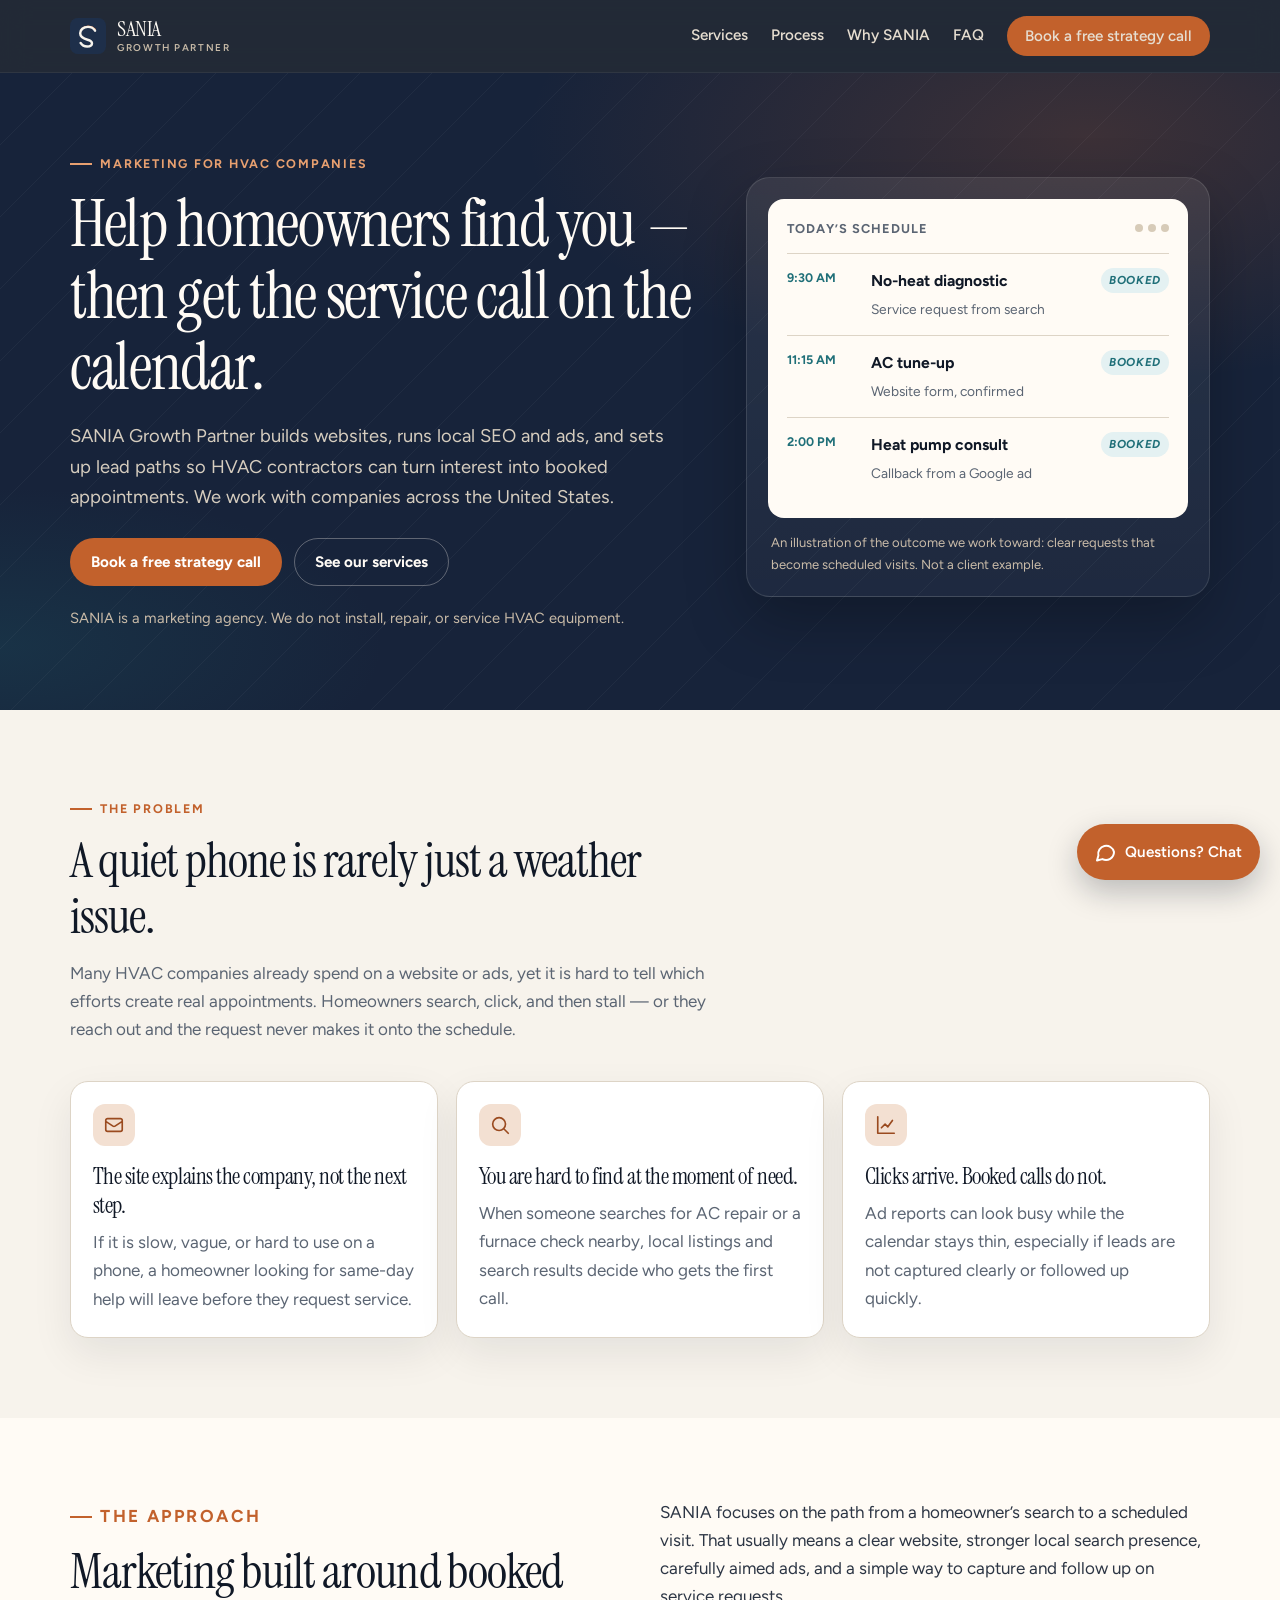
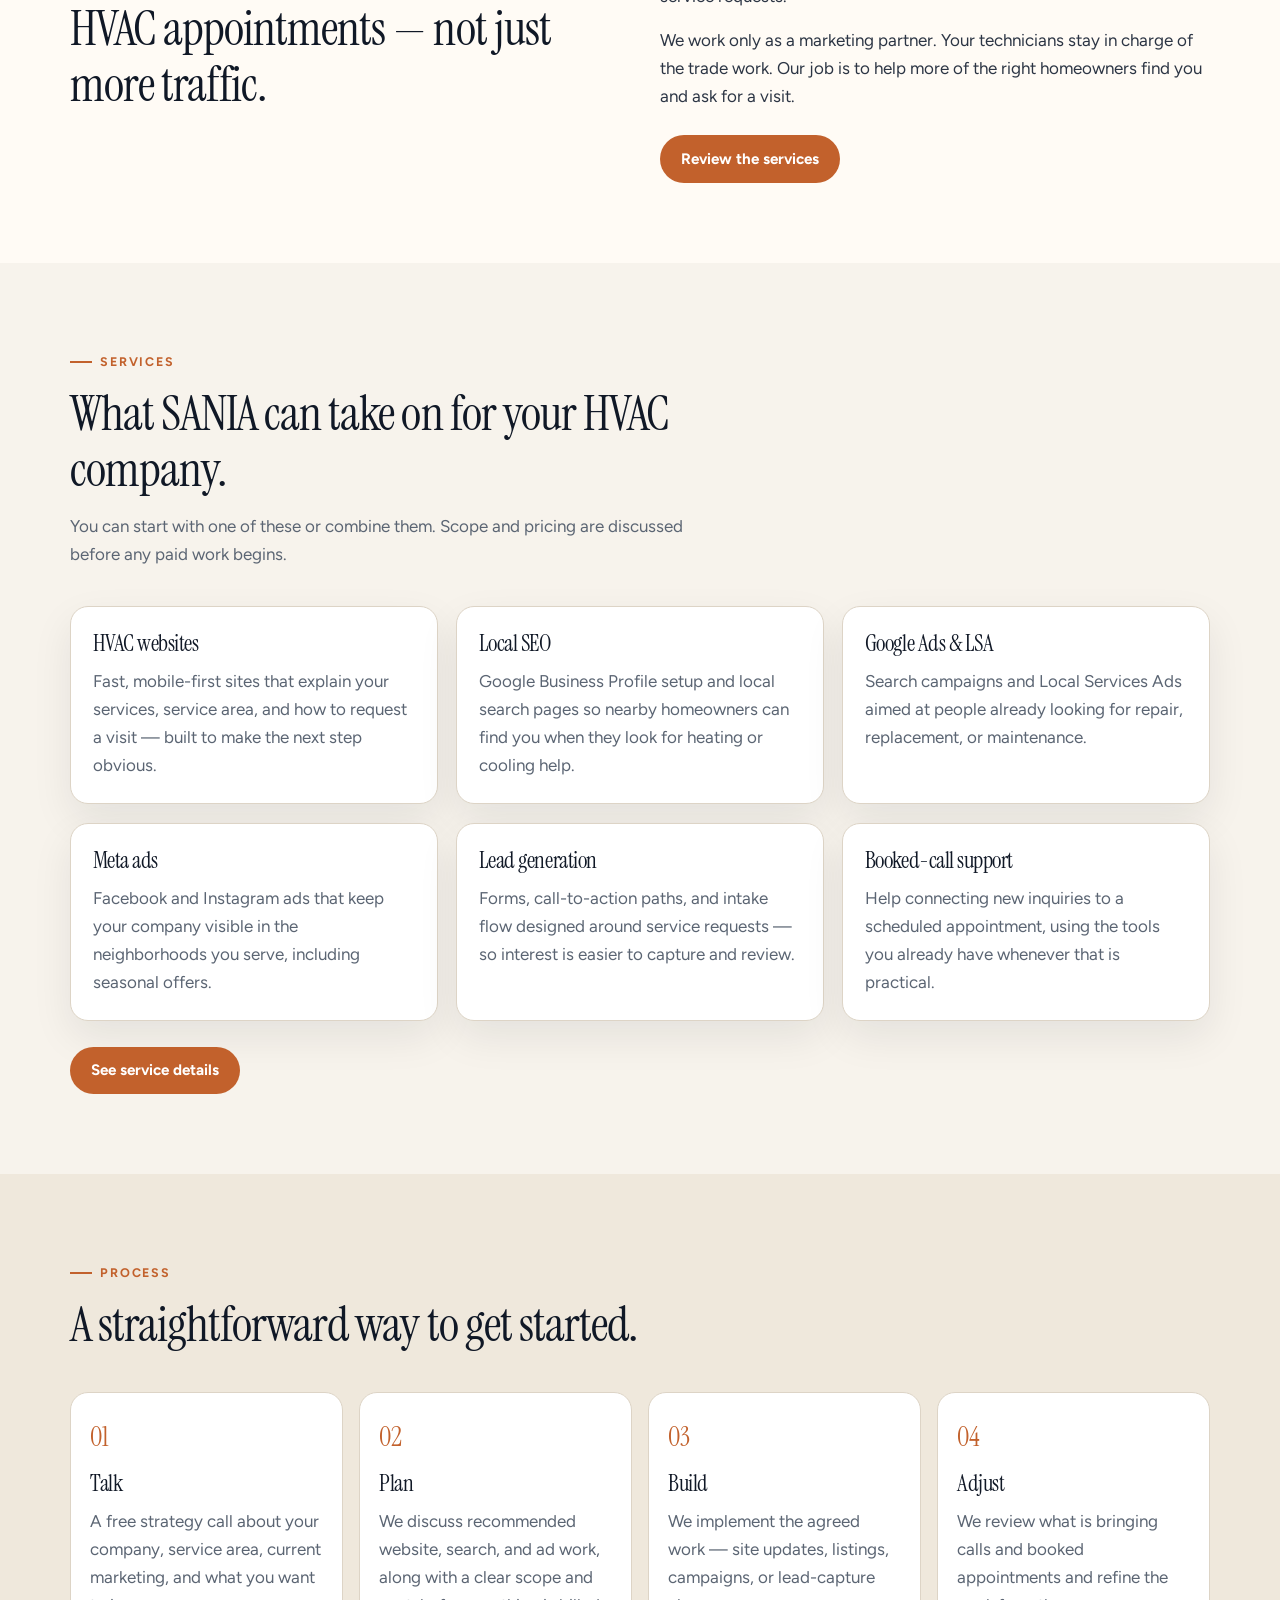
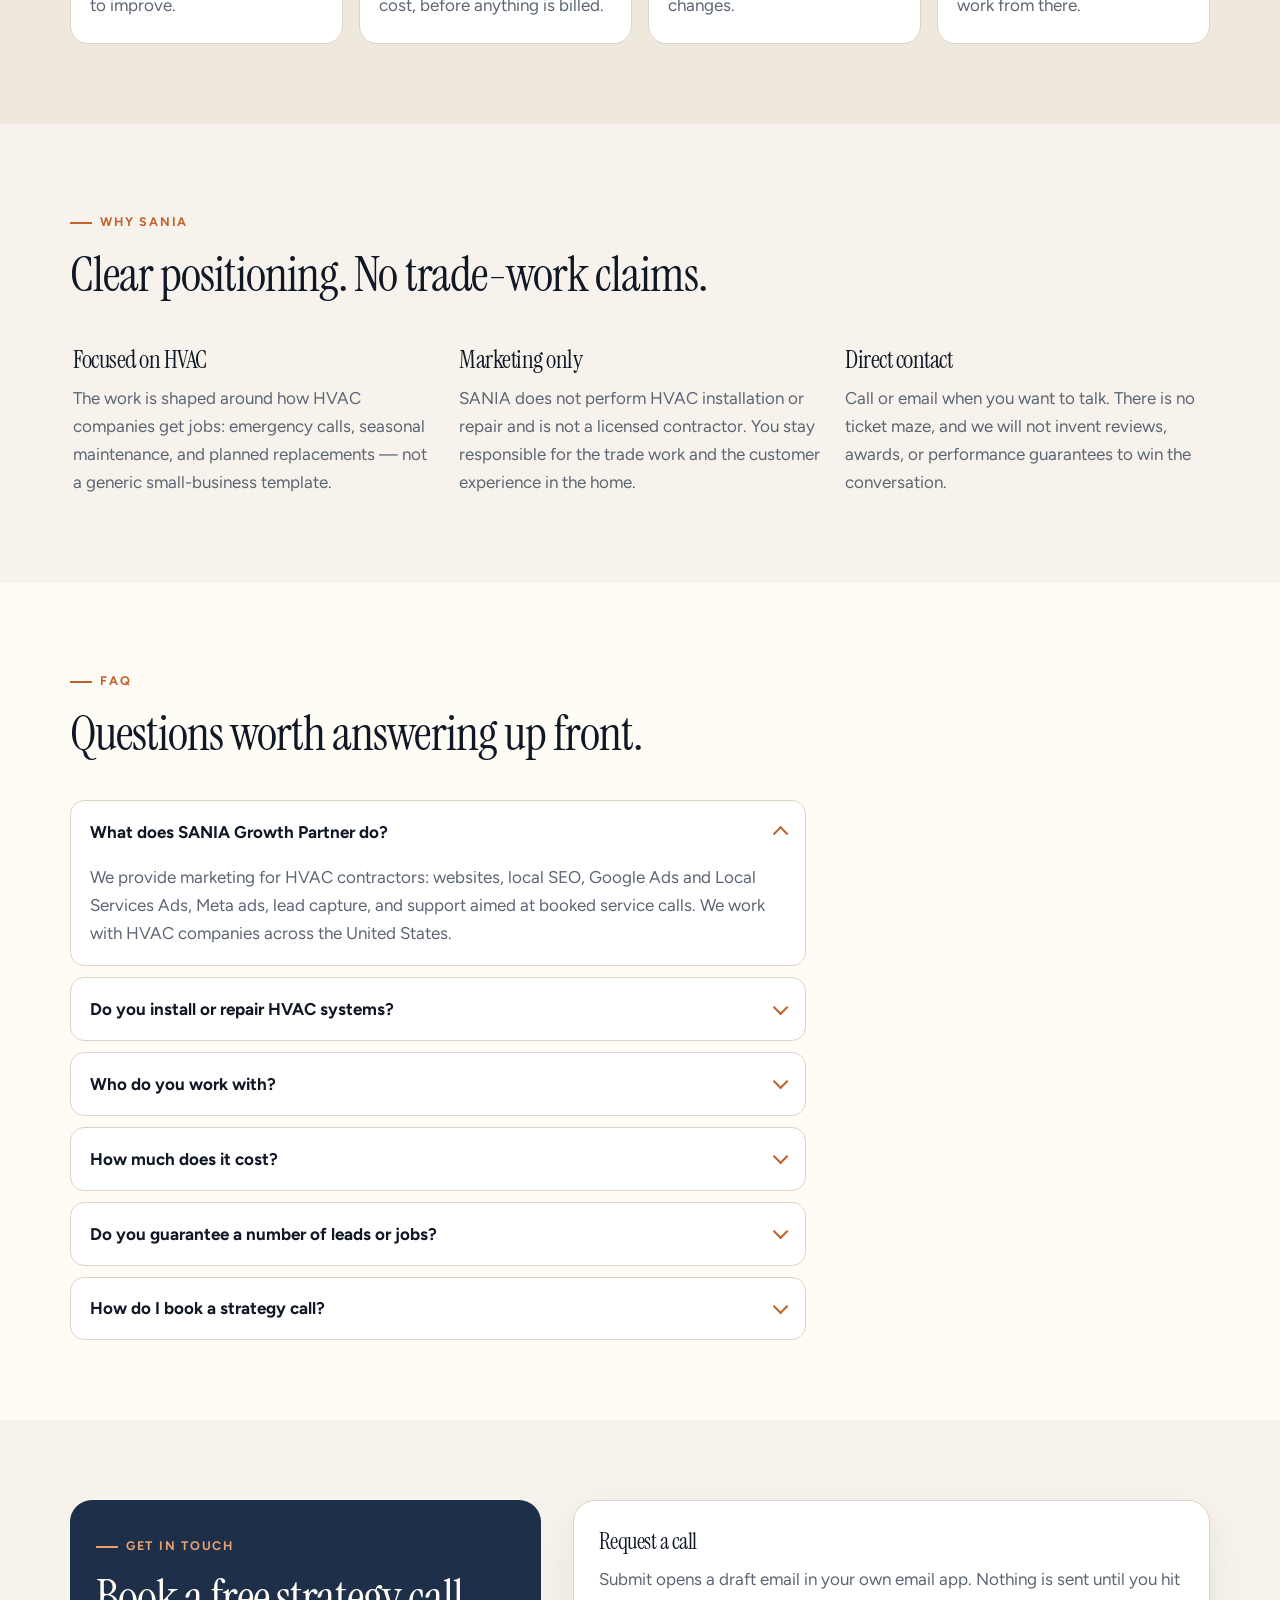
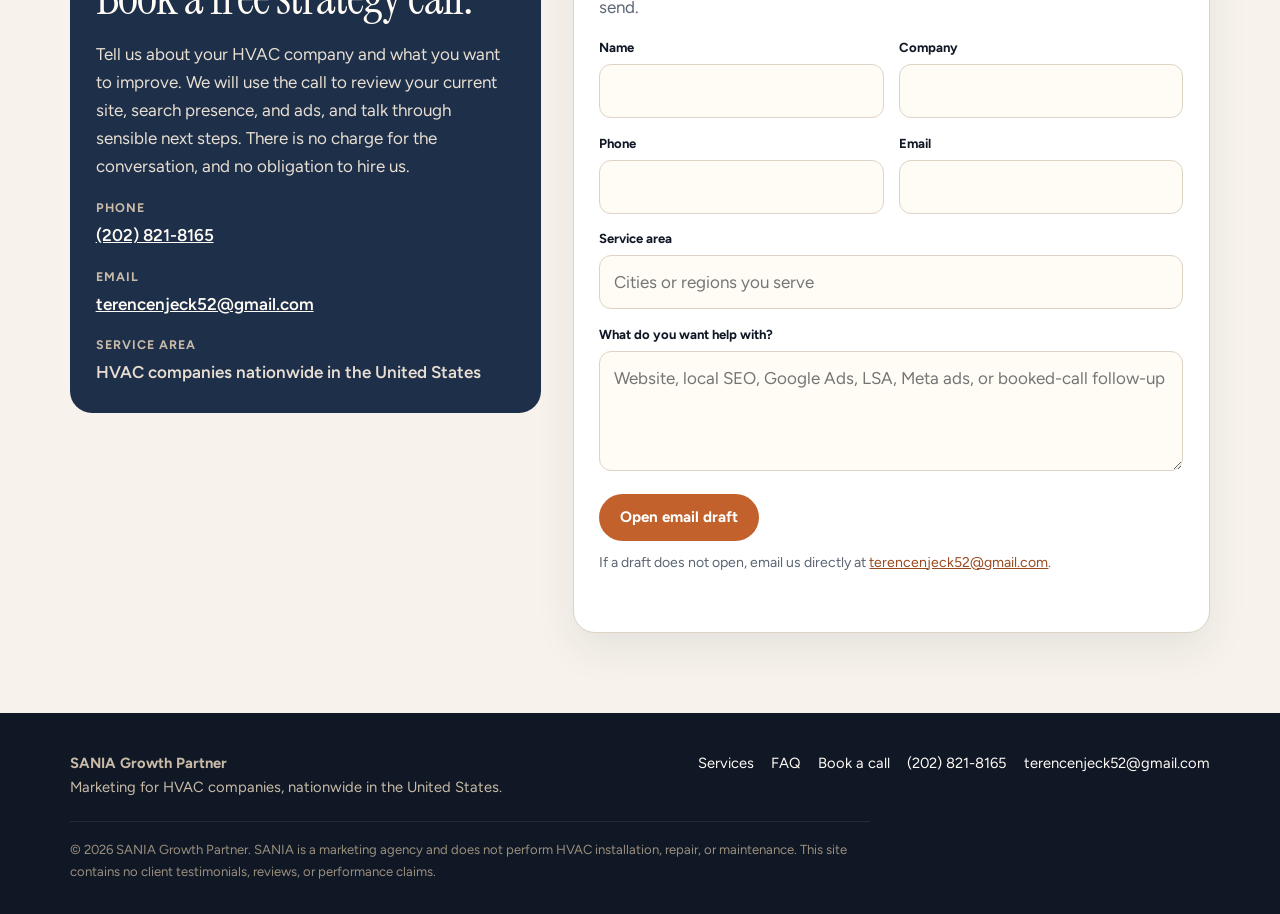
<file: index.html>
<!DOCTYPE html>
<html lang="en">
<head>
  <meta charset="utf-8">
  <meta name="viewport" content="width=device-width, initial-scale=1">
  <title>SANIA Growth Partner | Websites, SEO &amp; Ads for HVAC Companies</title>
  <meta name="description" content="SANIA Growth Partner helps HVAC companies get found by homeowners and turn interest into booked service calls. Websites, local SEO, Google Ads, Local Services Ads, and Meta ads. We do marketing, not HVAC work.">
  <link rel="canonical" href="https://terencengoh.github.io/sania-marketing/">
  <meta name="theme-color" content="#17233A">
  <meta property="og:type" content="website">
  <meta property="og:title" content="SANIA Growth Partner | Websites, SEO &amp; Ads for HVAC Companies">
  <meta property="og:description" content="Marketing for HVAC contractors: websites, local SEO, Google and Meta ads, and lead systems built around booked calls.">
  <meta property="og:url" content="https://terencengoh.github.io/sania-marketing/">
  <meta property="og:image" content="https://terencengoh.github.io/sania-marketing/og-image.png">
  <meta name="twitter:card" content="summary_large_image">
  <meta name="twitter:title" content="SANIA Growth Partner | Websites, SEO &amp; Ads for HVAC Companies">
  <meta name="twitter:description" content="Marketing for HVAC contractors: websites, local SEO, Google and Meta ads, and lead systems built around booked calls.">
  <meta name="twitter:image" content="https://terencengoh.github.io/sania-marketing/og-image.png">
  <link rel="icon" type="image/svg+xml" href="favicon.svg">
  <link rel="preconnect" href="https://fonts.googleapis.com">
  <link rel="preconnect" href="https://fonts.gstatic.com" crossorigin>
  <link href="https://fonts.googleapis.com/css2?family=Figtree:ital,wght@0,400;0,500;0,600;0,700;1,400&amp;family=Instrument+Serif:ital@0;1&amp;display=swap" rel="stylesheet">
  <link rel="stylesheet" href="styles.css">
  <link rel="stylesheet" href="chatbot.css">
  <script type="application/ld+json">
  {
    "@context": "https://schema.org",
    "@graph": [
      {
        "@type": "ProfessionalService",
        "@id": "https://terencengoh.github.io/sania-marketing/#business",
        "name": "SANIA Growth Partner",
        "url": "https://terencengoh.github.io/sania-marketing/",
        "email": "terencenjeck52@gmail.com",
        "telephone": "+1-202-821-8165",
        "description": "SANIA Growth Partner is a marketing agency for HVAC contractors. Services include websites, local SEO, Google Ads, Local Services Ads, Meta ads, lead generation, and support for booked service calls. SANIA does not perform HVAC installation or repair.",
        "areaServed": { "@type": "Country", "name": "United States" },
        "serviceType": [
          "Website design for HVAC companies",
          "Local SEO",
          "Google Ads",
          "Google Local Services Ads",
          "Meta ads",
          "Lead generation"
        ],
        "knowsAbout": "Marketing for HVAC contractors"
      },
      {
        "@type": "WebSite",
        "name": "SANIA Growth Partner",
        "url": "https://terencengoh.github.io/sania-marketing/"
      }
    ]
  }
  </script>
</head>
<body>
  <a class="skip-link" href="#main">Skip to content</a>
  <header class="site-header">
    <div class="wrap header-inner">
      <a class="logo" href="index.html" aria-label="SANIA Growth Partner home">
        <svg xmlns="http://www.w3.org/2000/svg" viewBox="0 0 64 64" aria-hidden="true" focusable="false">
          <rect width="64" height="64" rx="14" fill="#1E2F4A"/>
          <path d="M20 20c7.5-7 17.5-7 25 0" fill="none" stroke="#C2612C" stroke-width="2.4" stroke-linecap="round"/>
          <path d="M44.5 22.5c-2.6-4.2-7.2-6.7-12.6-6.7-8.2 0-13.8 5.1-13.8 11.4 0 6.3 4.9 9.3 13 11.4 5.4 1.4 8 3.1 8 6.4 0 3.5-3.3 5.8-8.5 5.8-5.4 0-9.3-2.3-11.8-6.5" fill="none" stroke="#F7F3EC" stroke-width="4.3" stroke-linecap="round"/>
        </svg>
        <span class="logo-word">SANIA<span>Growth Partner</span></span>
      </a>
      <button class="nav-toggle" type="button" aria-expanded="false" aria-controls="site-nav" aria-label="Open menu">
        <span></span><span></span><span></span>
      </button>
      <nav class="site-nav" id="site-nav" aria-label="Primary">
        <a href="services.html">Services</a>
        <a href="#process">Process</a>
        <a href="#why">Why SANIA</a>
        <a href="#faq">FAQ</a>
        <a class="btn btn-primary btn-nav" href="#contact">Book a free strategy call</a>
      </nav>
    </div>
  </header>

  <main id="main">
    <section class="hero">
      <div class="wrap hero-grid">
        <div>
          <p class="eyebrow" style="color:#E8A070">Marketing for HVAC companies</p>
          <h1>Help homeowners find you — then get the service call on the calendar.</h1>
          <p class="lead">SANIA Growth Partner builds websites, runs local SEO and ads, and sets up lead paths so HVAC contractors can turn interest into booked appointments. We work with companies across the United States.</p>
          <div class="actions">
            <a class="btn btn-primary" href="#contact">Book a free strategy call</a>
            <a class="btn btn-ghost" href="services.html">See our services</a>
          </div>
          <p class="note">SANIA is a marketing agency. We do not install, repair, or service HVAC equipment.</p>
        </div>
        <div class="hero-card" aria-hidden="true">
          <div class="panel">
            <div class="panel-top">
              <span>Today’s schedule</span>
              <span class="dot-row"><i></i><i></i><i></i></span>
            </div>
            <div class="appt">
              <time>9:30 AM</time>
              <div>
                <strong>No-heat diagnostic</strong>
                <span>Service request from search</span>
              </div>
              <em class="status">Booked</em>
            </div>
            <div class="appt">
              <time>11:15 AM</time>
              <div>
                <strong>AC tune-up</strong>
                <span>Website form, confirmed</span>
              </div>
              <em class="status">Booked</em>
            </div>
            <div class="appt">
              <time>2:00 PM</time>
              <div>
                <strong>Heat pump consult</strong>
                <span>Callback from a Google ad</span>
              </div>
              <em class="status">Booked</em>
            </div>
          </div>
          <p class="hero-caption">An illustration of the outcome we work toward: clear requests that become scheduled visits. Not a client example.</p>
        </div>
      </div>
    </section>

    <section class="section" id="problems">
      <div class="wrap">
        <div class="section-head">
          <p class="eyebrow">The problem</p>
          <h2>A quiet phone is rarely just a weather issue.</h2>
          <p class="muted">Many HVAC companies already spend on a website or ads, yet it is hard to tell which efforts create real appointments. Homeowners search, click, and then stall — or they reach out and the request never makes it onto the schedule.</p>
        </div>
        <div class="grid-3">
          <article class="card">
            <div class="icon" aria-hidden="true">
              <svg xmlns="http://www.w3.org/2000/svg" fill="none" viewBox="0 0 24 24" stroke="currentColor" stroke-width="1.8"><path stroke-linecap="round" stroke-linejoin="round" d="M3 8l7.89 5.26a2 2 0 002.22 0L21 8M5 19h14a2 2 0 002-2V7a2 2 0 00-2-2H5a2 2 0 00-2 2v10a2 2 0 002 2z"/></svg>
            </div>
            <h3>The site explains the company, not the next step.</h3>
            <p class="muted">If it is slow, vague, or hard to use on a phone, a homeowner looking for same-day help will leave before they request service.</p>
          </article>
          <article class="card">
            <div class="icon" aria-hidden="true">
              <svg xmlns="http://www.w3.org/2000/svg" fill="none" viewBox="0 0 24 24" stroke="currentColor" stroke-width="1.8"><path stroke-linecap="round" stroke-linejoin="round" d="M21 21l-4.35-4.35M11 18a7 7 0 100-14 7 7 0 000 14z"/></svg>
            </div>
            <h3>You are hard to find at the moment of need.</h3>
            <p class="muted">When someone searches for AC repair or a furnace check nearby, local listings and search results decide who gets the first call.</p>
          </article>
          <article class="card">
            <div class="icon" aria-hidden="true">
              <svg xmlns="http://www.w3.org/2000/svg" fill="none" viewBox="0 0 24 24" stroke="currentColor" stroke-width="1.8"><path stroke-linecap="round" stroke-linejoin="round" d="M3 3v18h18M7 15l4-4 3 3 5-7"/></svg>
            </div>
            <h3>Clicks arrive. Booked calls do not.</h3>
            <p class="muted">Ad reports can look busy while the calendar stays thin, especially if leads are not captured clearly or followed up quickly.</p>
          </article>
        </div>
      </div>
    </section>

    <section class="section bg-cream" id="solution">
      <div class="wrap grid-2">
        <div class="split-copy">
          <p class="eyebrow">The approach</p>
          <h2>Marketing built around booked HVAC appointments — not just more traffic.</h2>
        </div>
        <div>
          <p>SANIA focuses on the path from a homeowner’s search to a scheduled visit. That usually means a clear website, stronger local search presence, carefully aimed ads, and a simple way to capture and follow up on service requests.</p>
          <p>We work only as a marketing partner. Your technicians stay in charge of the trade work. Our job is to help more of the right homeowners find you and ask for a visit.</p>
          <div class="actions">
            <a class="btn btn-primary" href="services.html">Review the services</a>
          </div>
        </div>
      </div>
    </section>

    <section class="section" id="services">
      <div class="wrap">
        <div class="section-head">
          <p class="eyebrow">Services</p>
          <h2>What SANIA can take on for your HVAC company.</h2>
          <p class="muted">You can start with one of these or combine them. Scope and pricing are discussed before any paid work begins.</p>
        </div>
        <div class="services-grid">
          <article class="card">
            <h3>HVAC websites</h3>
            <p class="muted">Fast, mobile-first sites that explain your services, service area, and how to request a visit — built to make the next step obvious.</p>
          </article>
          <article class="card">
            <h3>Local SEO</h3>
            <p class="muted">Google Business Profile setup and local search pages so nearby homeowners can find you when they look for heating or cooling help.</p>
          </article>
          <article class="card">
            <h3>Google Ads &amp; LSA</h3>
            <p class="muted">Search campaigns and Local Services Ads aimed at people already looking for repair, replacement, or maintenance.</p>
          </article>
          <article class="card">
            <h3>Meta ads</h3>
            <p class="muted">Facebook and Instagram ads that keep your company visible in the neighborhoods you serve, including seasonal offers.</p>
          </article>
          <article class="card">
            <h3>Lead generation</h3>
            <p class="muted">Forms, call-to-action paths, and intake flow designed around service requests — so interest is easier to capture and review.</p>
          </article>
          <article class="card">
            <h3>Booked-call support</h3>
            <p class="muted">Help connecting new inquiries to a scheduled appointment, using the tools you already have whenever that is practical.</p>
          </article>
        </div>
        <div class="actions">
          <a class="btn btn-primary" href="services.html">See service details</a>
        </div>
      </div>
    </section>

    <section class="section bg-paper-2" id="process">
      <div class="wrap">
        <div class="section-head">
          <p class="eyebrow">Process</p>
          <h2>A straightforward way to get started.</h2>
        </div>
        <div class="steps">
          <article class="step">
            <h3>Talk</h3>
            <p class="muted">A free strategy call about your company, service area, current marketing, and what you want to improve.</p>
          </article>
          <article class="step">
            <h3>Plan</h3>
            <p class="muted">We discuss recommended website, search, and ad work, along with a clear scope and cost, before anything is billed.</p>
          </article>
          <article class="step">
            <h3>Build</h3>
            <p class="muted">We implement the agreed work — site updates, listings, campaigns, or lead-capture changes.</p>
          </article>
          <article class="step">
            <h3>Adjust</h3>
            <p class="muted">We review what is bringing calls and booked appointments and refine the work from there.</p>
          </article>
        </div>
      </div>
    </section>

    <section class="section" id="why">
      <div class="wrap">
        <div class="section-head">
          <p class="eyebrow">Why SANIA</p>
          <h2>Clear positioning. No trade-work claims.</h2>
        </div>
        <div class="why-grid">
          <article class="why-item">
            <h3>Focused on HVAC</h3>
            <p class="muted">The work is shaped around how HVAC companies get jobs: emergency calls, seasonal maintenance, and planned replacements — not a generic small-business template.</p>
          </article>
          <article class="why-item">
            <h3>Marketing only</h3>
            <p class="muted">SANIA does not perform HVAC installation or repair and is not a licensed contractor. You stay responsible for the trade work and the customer experience in the home.</p>
          </article>
          <article class="why-item">
            <h3>Direct contact</h3>
            <p class="muted">Call or email when you want to talk. There is no ticket maze, and we will not invent reviews, awards, or performance guarantees to win the conversation.</p>
          </article>
        </div>
      </div>
    </section>

    <section class="section bg-cream" id="faq">
      <div class="wrap">
        <div class="section-head">
          <p class="eyebrow">FAQ</p>
          <h2>Questions worth answering up front.</h2>
        </div>
        <div class="faq-list">
          <div class="faq-item" open>
            <button type="button" aria-expanded="true">What does SANIA Growth Partner do?</button>
            <div class="answer">
              <p>We provide marketing for HVAC contractors: websites, local SEO, Google Ads and Local Services Ads, Meta ads, lead capture, and support aimed at booked service calls. We work with HVAC companies across the United States.</p>
            </div>
          </div>
          <div class="faq-item">
            <button type="button" aria-expanded="false">Do you install or repair HVAC systems?</button>
            <div class="answer">
              <p>No. SANIA is a marketing agency. We help HVAC companies get found and get requests for service. We do not perform trade work and we are not a licensed HVAC contractor.</p>
            </div>
          </div>
          <div class="faq-item">
            <button type="button" aria-expanded="false">Who do you work with?</button>
            <div class="answer">
              <p>HVAC companies in the United States — from single-location shops to operators with several crews. If you are not an HVAC company, this site is probably not the right fit.</p>
            </div>
          </div>
          <div class="faq-item">
            <button type="button" aria-expanded="false">How much does it cost?</button>
            <div class="answer">
              <p>Pricing depends on the work. The strategy call is free. If there is a fit, we will discuss scope and cost before any paid engagement. We do not publish a one-size price because websites, ads, and SEO are not the same project.</p>
            </div>
          </div>
          <div class="faq-item">
            <button type="button" aria-expanded="false">Do you guarantee a number of leads or jobs?</button>
            <div class="answer">
              <p>No. Search rankings, ad costs, and booked jobs depend on many things, including your market, reviews, pricing, and how quickly you respond. We will not invent a guarantee or borrow someone else’s results.</p>
            </div>
          </div>
          <div class="faq-item">
            <button type="button" aria-expanded="false">How do I book a strategy call?</button>
            <div class="answer">
              <p>Call <a href="tel:+12028218165">(202) 821-8165</a>, email <a href="mailto:terencenjeck52@gmail.com">terencenjeck52@gmail.com</a>, or use the form below. The form opens a draft in your email app so you can send it from your own inbox. No third-party signup is required.</p>
            </div>
          </div>
        </div>
      </div>
    </section>

    <section class="section" id="contact">
      <div class="wrap contact-grid">
        <div class="contact-card">
          <p class="eyebrow" style="color:#E8A070">Get in touch</p>
          <h2>Book a free strategy call.</h2>
          <p>Tell us about your HVAC company and what you want to improve. We will use the call to review your current site, search presence, and ads, and talk through sensible next steps. There is no charge for the conversation, and no obligation to hire us.</p>
          <p class="contact-line">
            <span>Phone</span>
            <a href="tel:+12028218165">(202) 821-8165</a>
          </p>
          <p class="contact-line">
            <span>Email</span>
            <a href="mailto:terencenjeck52@gmail.com">terencenjeck52@gmail.com</a>
          </p>
          <p class="contact-line">
            <span>Service area</span>
            HVAC companies nationwide in the United States
          </p>
        </div>
        <form class="form" id="strategy-form" action="mailto:terencenjeck52@gmail.com" method="post" enctype="text/plain">
          <h3>Request a call</h3>
          <p class="muted">Submit opens a draft email in your own email app. Nothing is sent until you hit send.</p>
          <div class="form-row">
            <div class="field">
              <label for="name">Name</label>
              <input id="name" name="name" type="text" autocomplete="name" required>
            </div>
            <div class="field">
              <label for="company">Company</label>
              <input id="company" name="company" type="text" autocomplete="organization">
            </div>
          </div>
          <div class="form-row">
            <div class="field">
              <label for="phone">Phone</label>
              <input id="phone" name="phone" type="tel" autocomplete="tel">
            </div>
            <div class="field">
              <label for="email">Email</label>
              <input id="email" name="email" type="email" autocomplete="email" required>
            </div>
          </div>
          <div class="field">
            <label for="area">Service area</label>
            <input id="area" name="area" type="text" placeholder="Cities or regions you serve">
          </div>
          <div class="field">
            <label for="help">What do you want help with?</label>
            <textarea id="help" name="help" placeholder="Website, local SEO, Google Ads, LSA, Meta ads, or booked-call follow-up"></textarea>
          </div>
          <button class="btn btn-primary" type="submit">Open email draft</button>
          <p class="form-note">If a draft does not open, email us directly at <a href="mailto:terencenjeck52@gmail.com">terencenjeck52@gmail.com</a>.</p>
          <p class="form-status" id="form-status" role="status" aria-live="polite"></p>
        </form>
      </div>
    </section>
  </main>

  <footer class="site-footer">
    <div class="wrap">
      <div class="footer-inner">
        <div>
          <strong>SANIA Growth Partner</strong>
          <p>Marketing for HVAC companies, nationwide in the United States.</p>
        </div>
        <nav class="footer-links" aria-label="Footer">
          <a href="services.html">Services</a>
          <a href="#faq">FAQ</a>
          <a href="#contact">Book a call</a>
          <a href="tel:+12028218165">(202) 821-8165</a>
          <a href="mailto:terencenjeck52@gmail.com">terencenjeck52@gmail.com</a>
        </nav>
      </div>
      <p class="fine-print">&copy; <span id="year"></span> SANIA Growth Partner. SANIA is a marketing agency and does not perform HVAC installation, repair, or maintenance. This site contains no client testimonials, reviews, or performance claims.</p>
    </div>
  </footer>
  <script src="script.js"></script>
  <script src="chatbot.js" defer></script>
</body>
</html>
</file>
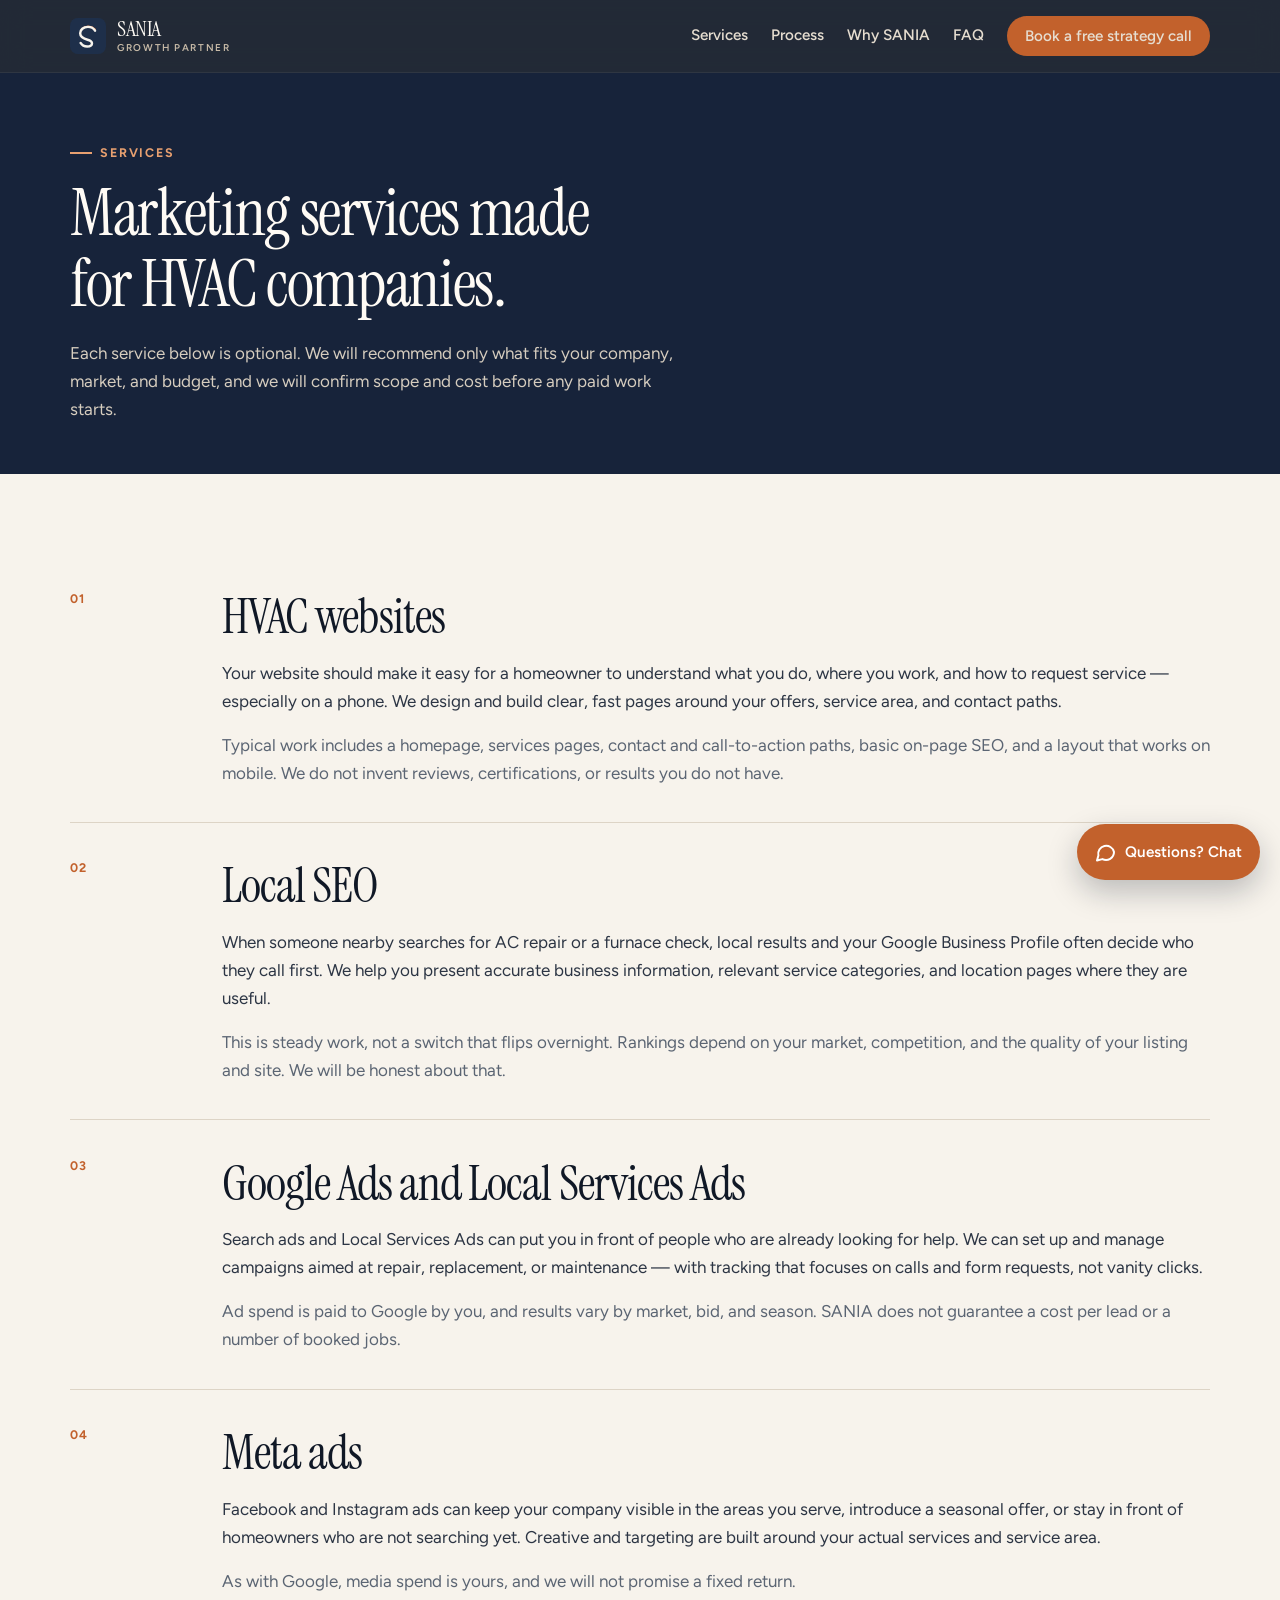
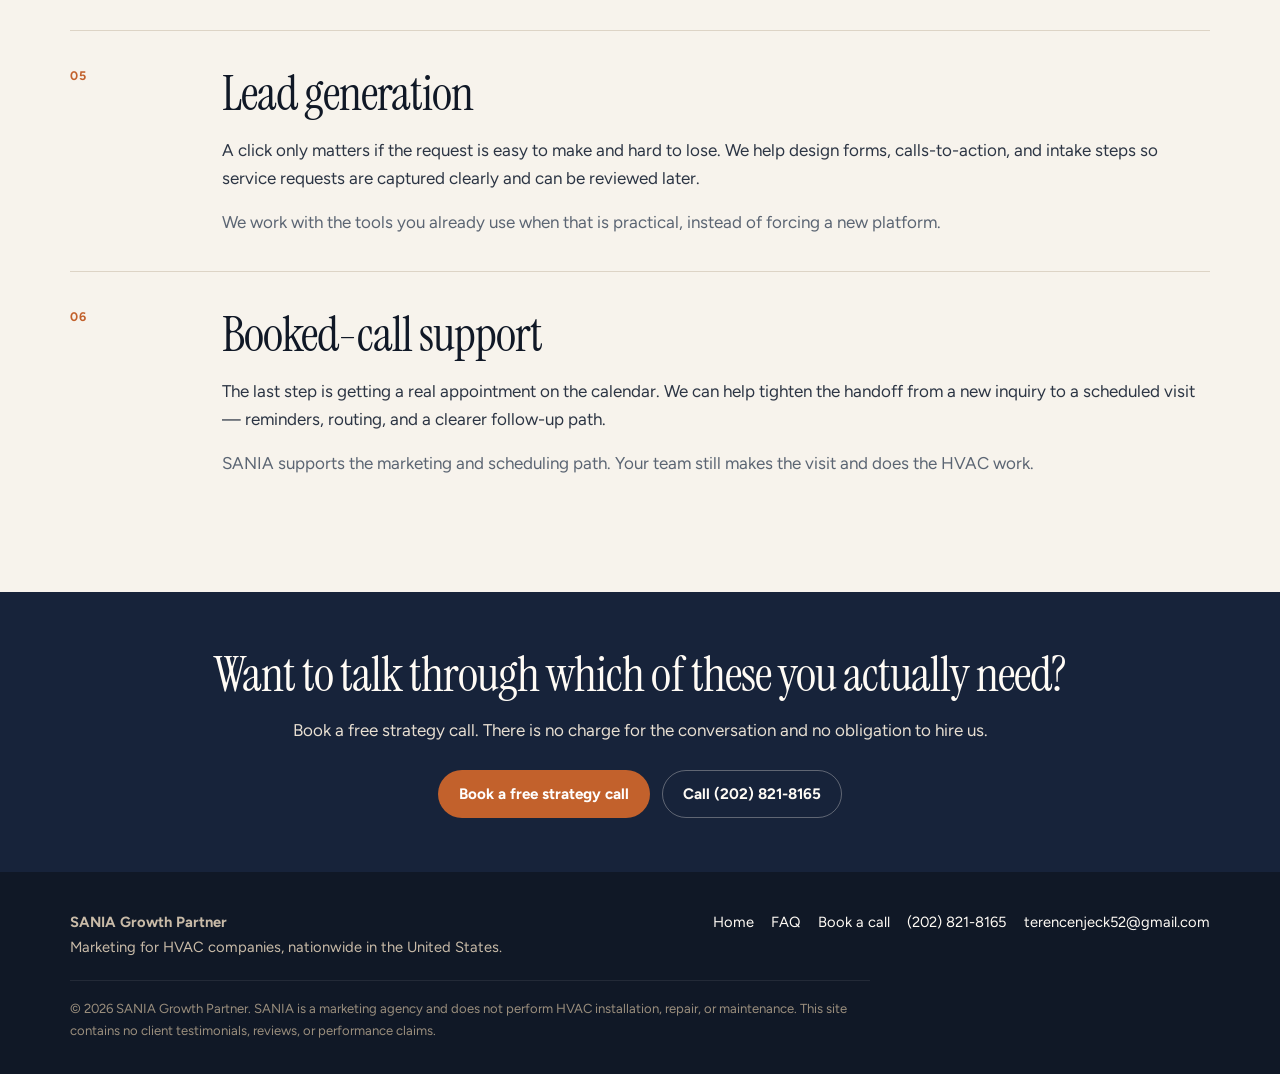
<file: services.html>
<!DOCTYPE html>
<html lang="en">
<head>
  <meta charset="utf-8">
  <meta name="viewport" content="width=device-width, initial-scale=1">
  <title>Services | SANIA Growth Partner</title>
  <meta name="description" content="SANIA Growth Partner services for HVAC companies: websites, local SEO, Google Ads and Local Services Ads, Meta ads, lead generation, and booked-call support. Marketing only — no HVAC trade work.">
  <link rel="canonical" href="https://terencengoh.github.io/sania-marketing/services.html">
  <meta name="theme-color" content="#17233A">
  <meta property="og:type" content="website">
  <meta property="og:title" content="Services | SANIA Growth Partner">
  <meta property="og:description" content="Websites, local SEO, Google Ads, Local Services Ads, Meta ads, and lead systems for HVAC contractors.">
  <meta property="og:url" content="https://terencengoh.github.io/sania-marketing/services.html">
  <meta property="og:image" content="https://terencengoh.github.io/sania-marketing/og-image.png">
  <meta name="twitter:card" content="summary_large_image">
  <meta name="twitter:title" content="Services | SANIA Growth Partner">
  <meta name="twitter:description" content="Websites, local SEO, Google Ads, Local Services Ads, Meta ads, and lead systems for HVAC contractors.">
  <meta name="twitter:image" content="https://terencengoh.github.io/sania-marketing/og-image.png">
  <link rel="icon" type="image/svg+xml" href="favicon.svg">
  <link rel="preconnect" href="https://fonts.googleapis.com">
  <link rel="preconnect" href="https://fonts.gstatic.com" crossorigin>
  <link href="https://fonts.googleapis.com/css2?family=Figtree:ital,wght@0,400;0,500;0,600;0,700;1,400&amp;family=Instrument+Serif:ital@0;1&amp;display=swap" rel="stylesheet">
  <link rel="stylesheet" href="styles.css">
  <link rel="stylesheet" href="chatbot.css">
  <script type="application/ld+json">
  {
    "@context": "https://schema.org",
    "@type": "ProfessionalService",
    "name": "SANIA Growth Partner",
    "url": "https://terencengoh.github.io/sania-marketing/",
    "email": "terencenjeck52@gmail.com",
    "telephone": "+1-202-821-8165",
    "areaServed": { "@type": "Country", "name": "United States" },
    "hasOfferCatalog": {
      "@type": "OfferCatalog",
      "name": "HVAC marketing services",
      "itemListElement": [
        { "@type": "Offer", "itemOffered": { "@type": "Service", "name": "HVAC website design" } },
        { "@type": "Offer", "itemOffered": { "@type": "Service", "name": "Local SEO for HVAC companies" } },
        { "@type": "Offer", "itemOffered": { "@type": "Service", "name": "Google Ads and Local Services Ads" } },
        { "@type": "Offer", "itemOffered": { "@type": "Service", "name": "Meta ads" } },
        { "@type": "Offer", "itemOffered": { "@type": "Service", "name": "Lead generation and booked-call support" } }
      ]
    }
  }
  </script>
</head>
<body>
  <a class="skip-link" href="#main">Skip to content</a>
  <header class="site-header">
    <div class="wrap header-inner">
      <a class="logo" href="index.html" aria-label="SANIA Growth Partner home">
        <svg xmlns="http://www.w3.org/2000/svg" viewBox="0 0 64 64" aria-hidden="true" focusable="false">
          <rect width="64" height="64" rx="14" fill="#1E2F4A"/>
          <path d="M20 20c7.5-7 17.5-7 25 0" fill="none" stroke="#C2612C" stroke-width="2.4" stroke-linecap="round"/>
          <path d="M44.5 22.5c-2.6-4.2-7.2-6.7-12.6-6.7-8.2 0-13.8 5.1-13.8 11.4 0 6.3 4.9 9.3 13 11.4 5.4 1.4 8 3.1 8 6.4 0 3.5-3.3 5.8-8.5 5.8-5.4 0-9.3-2.3-11.8-6.5" fill="none" stroke="#F7F3EC" stroke-width="4.3" stroke-linecap="round"/>
        </svg>
        <span class="logo-word">SANIA<span>Growth Partner</span></span>
      </a>
      <button class="nav-toggle" type="button" aria-expanded="false" aria-controls="site-nav" aria-label="Open menu">
        <span></span><span></span><span></span>
      </button>
      <nav class="site-nav" id="site-nav" aria-label="Primary">
        <a href="services.html" aria-current="page">Services</a>
        <a href="index.html#process">Process</a>
        <a href="index.html#why">Why SANIA</a>
        <a href="index.html#faq">FAQ</a>
        <a class="btn btn-primary btn-nav" href="index.html#contact">Book a free strategy call</a>
      </nav>
    </div>
  </header>

  <main id="main">
    <section class="page-hero">
      <div class="wrap">
        <p class="eyebrow" style="color:#E8A070">Services</p>
        <h1>Marketing services made for HVAC companies.</h1>
        <p class="lead" style="max-width:38rem;color:#d6cdbf">Each service below is optional. We will recommend only what fits your company, market, and budget, and we will confirm scope and cost before any paid work starts.</p>
      </div>
    </section>

    <section class="section">
      <div class="wrap">
        <article class="service-block">
          <p class="service-kicker">01</p>
          <div>
            <h2>HVAC websites</h2>
            <p>Your website should make it easy for a homeowner to understand what you do, where you work, and how to request service — especially on a phone. We design and build clear, fast pages around your offers, service area, and contact paths.</p>
            <p class="muted">Typical work includes a homepage, services pages, contact and call-to-action paths, basic on-page SEO, and a layout that works on mobile. We do not invent reviews, certifications, or results you do not have.</p>
          </div>
        </article>
        <article class="service-block">
          <p class="service-kicker">02</p>
          <div>
            <h2>Local SEO</h2>
            <p>When someone nearby searches for AC repair or a furnace check, local results and your Google Business Profile often decide who they call first. We help you present accurate business information, relevant service categories, and location pages where they are useful.</p>
            <p class="muted">This is steady work, not a switch that flips overnight. Rankings depend on your market, competition, and the quality of your listing and site. We will be honest about that.</p>
          </div>
        </article>
        <article class="service-block">
          <p class="service-kicker">03</p>
          <div>
            <h2>Google Ads and Local Services Ads</h2>
            <p>Search ads and Local Services Ads can put you in front of people who are already looking for help. We can set up and manage campaigns aimed at repair, replacement, or maintenance — with tracking that focuses on calls and form requests, not vanity clicks.</p>
            <p class="muted">Ad spend is paid to Google by you, and results vary by market, bid, and season. SANIA does not guarantee a cost per lead or a number of booked jobs.</p>
          </div>
        </article>
        <article class="service-block">
          <p class="service-kicker">04</p>
          <div>
            <h2>Meta ads</h2>
            <p>Facebook and Instagram ads can keep your company visible in the areas you serve, introduce a seasonal offer, or stay in front of homeowners who are not searching yet. Creative and targeting are built around your actual services and service area.</p>
            <p class="muted">As with Google, media spend is yours, and we will not promise a fixed return.</p>
          </div>
        </article>
        <article class="service-block">
          <p class="service-kicker">05</p>
          <div>
            <h2>Lead generation</h2>
            <p>A click only matters if the request is easy to make and hard to lose. We help design forms, calls-to-action, and intake steps so service requests are captured clearly and can be reviewed later.</p>
            <p class="muted">We work with the tools you already use when that is practical, instead of forcing a new platform.</p>
          </div>
        </article>
        <article class="service-block">
          <p class="service-kicker">06</p>
          <div>
            <h2>Booked-call support</h2>
            <p>The last step is getting a real appointment on the calendar. We can help tighten the handoff from a new inquiry to a scheduled visit — reminders, routing, and a clearer follow-up path.</p>
            <p class="muted">SANIA supports the marketing and scheduling path. Your team still makes the visit and does the HVAC work.</p>
          </div>
        </article>
      </div>
    </section>

    <section class="cta-band">
      <div class="wrap">
        <h2>Want to talk through which of these you actually need?</h2>
        <p>Book a free strategy call. There is no charge for the conversation and no obligation to hire us.</p>
        <div class="actions">
          <a class="btn btn-primary" href="index.html#contact">Book a free strategy call</a>
          <a class="btn btn-ghost" href="tel:+12028218165">Call (202) 821-8165</a>
        </div>
      </div>
    </section>
  </main>

  <footer class="site-footer">
    <div class="wrap">
      <div class="footer-inner">
        <div>
          <strong>SANIA Growth Partner</strong>
          <p>Marketing for HVAC companies, nationwide in the United States.</p>
        </div>
        <nav class="footer-links" aria-label="Footer">
          <a href="index.html">Home</a>
          <a href="index.html#faq">FAQ</a>
          <a href="index.html#contact">Book a call</a>
          <a href="tel:+12028218165">(202) 821-8165</a>
          <a href="mailto:terencenjeck52@gmail.com">terencenjeck52@gmail.com</a>
        </nav>
      </div>
      <p class="fine-print">&copy; <span id="year"></span> SANIA Growth Partner. SANIA is a marketing agency and does not perform HVAC installation, repair, or maintenance. This site contains no client testimonials, reviews, or performance claims.</p>
    </div>
  </footer>
  <script src="script.js"></script>
  <script src="chatbot.js" defer></script>
</body>
</html>
</file>
<file: styles.css>
:root {
  --ink: #101826;
  --navy: #17233A;
  --navy-2: #1E2F4A;
  --navy-3: #243850;
  --paper: #F7F3EC;
  --paper-2: #EFE8DC;
  --cream: #FFFBF5;
  --copper: #C2612C;
  --copper-dark: #9A4A1F;
  --copper-soft: #F3E0D2;
  --teal: #1F6F78;
  --text: #2C3544;
  --muted: #5B6573;
  --line: #DDD4C6;
  --white: #FFFFFF;
  --shadow: 0 16px 40px rgba(16, 24, 38, 0.08);
  --radius: 18px;
  --header-h: 4.5rem;
  --serif: "Instrument Serif", "Times New Roman", serif;
  --sans: "Figtree", "Segoe UI", system-ui, sans-serif;
  --max: 1140px;
}

*,
*::before,
*::after {
  box-sizing: border-box;
}

html {
  scroll-behavior: smooth;
}

body {
  margin: 0;
  font-family: var(--sans);
  font-size: 1.0625rem;
  line-height: 1.65;
  color: var(--text);
  background: var(--paper);
  -webkit-font-smoothing: antialiased;
}

img,
svg {
  max-width: 100%;
  display: block;
}

a {
  color: var(--copper-dark);
}

h1,
h2,
h3,
.logo-word {
  font-family: var(--serif);
  font-weight: 400;
  letter-spacing: -0.02em;
  color: var(--ink);
}

h1 {
  font-size: clamp(2.4rem, 5.6vw, 4.15rem);
  line-height: 1.08;
  margin: 0 0 1.15rem;
}

h2 {
  font-size: clamp(2rem, 4vw, 3.05rem);
  line-height: 1.15;
  margin: 0 0 0.85rem;
}

h3 {
  font-size: 1.45rem;
  line-height: 1.25;
  margin: 0 0 0.55rem;
}

p {
  margin: 0 0 1rem;
}

p:last-child {
  margin-bottom: 0;
}

.skip-link {
  position: absolute;
  left: 1rem;
  top: -3rem;
  z-index: 100;
  background: var(--copper);
  color: var(--white);
  padding: 0.55rem 0.9rem;
  border-radius: 8px;
  text-decoration: none;
  font-weight: 600;
}

.skip-link:focus {
  top: 0.75rem;
}

.wrap {
  width: min(calc(100% - 2rem), var(--max));
  margin-inline: auto;
}

.eyebrow {
  display: inline-flex;
  align-items: center;
  gap: 0.5rem;
  font-size: 0.78rem;
  font-weight: 700;
  letter-spacing: 0.14em;
  text-transform: uppercase;
  color: var(--copper);
  margin-bottom: 0.85rem;
}

.eyebrow::before {
  content: "";
  width: 1.4rem;
  height: 2px;
  background: currentColor;
}

.muted {
  color: var(--muted);
}

/* Header */
.site-header {
  position: sticky;
  top: 0;
  z-index: 50;
  background: rgba(16, 24, 38, 0.92);
  backdrop-filter: blur(14px);
  border-bottom: 1px solid rgba(255, 255, 255, 0.06);
}

.header-inner {
  display: flex;
  align-items: center;
  justify-content: space-between;
  min-height: var(--header-h);
  gap: 1rem;
}

.logo {
  display: flex;
  align-items: center;
  gap: 0.7rem;
  text-decoration: none;
  color: var(--cream);
}

.logo svg {
  width: 36px;
  height: 36px;
  flex-shrink: 0;
}

.logo-word {
  font-size: 1.35rem;
  color: var(--cream);
  line-height: 1;
}

.logo-word span {
  display: block;
  font-family: var(--sans);
  font-size: 0.62rem;
  font-weight: 600;
  letter-spacing: 0.16em;
  text-transform: uppercase;
  color: #c9bba8;
  margin-top: 0.18rem;
}

.nav-toggle {
  display: none;
  background: transparent;
  border: 1px solid rgba(255, 255, 255, 0.2);
  color: var(--cream);
  border-radius: 10px;
  width: 2.6rem;
  height: 2.6rem;
  cursor: pointer;
}

.nav-toggle span {
  display: block;
  width: 1.05rem;
  height: 2px;
  background: currentColor;
  margin: 5px auto;
}

.site-nav {
  display: flex;
  align-items: center;
  gap: 1.45rem;
}

.site-nav a {
  color: #e6ddd0;
  text-decoration: none;
  font-weight: 550;
  font-size: 0.95rem;
}

.site-nav a:hover,
.site-nav a:focus-visible {
  color: var(--white);
}

.btn {
  display: inline-flex;
  align-items: center;
  justify-content: center;
  gap: 0.45rem;
  padding: 0.85rem 1.25rem;
  border-radius: 999px;
  font-weight: 700;
  font-size: 0.95rem;
  text-decoration: none;
  border: 1px solid transparent;
  cursor: pointer;
  font-family: inherit;
  line-height: 1.2;
  transition: background 0.18s ease, color 0.18s ease, border-color 0.18s ease, transform 0.18s ease;
}

.btn:focus-visible,
a:focus-visible,
button:focus-visible,
input:focus-visible,
select:focus-visible,
textarea:focus-visible {
  outline: 3px solid #e8a070;
  outline-offset: 3px;
}

.btn-primary {
  background: var(--copper);
  color: var(--white);
}

.btn-primary:hover {
  background: var(--copper-dark);
}

.btn-ghost {
  background: transparent;
  color: var(--cream);
  border-color: rgba(247, 243, 236, 0.32);
}

.btn-ghost:hover {
  background: rgba(255, 255, 255, 0.08);
}

.btn-light {
  background: var(--cream);
  color: var(--navy);
}

.btn-light:hover {
  background: var(--white);
}

.btn-nav {
  padding: 0.62rem 1.05rem;
  color: var(--white);
}

.actions {
  display: flex;
  flex-wrap: wrap;
  gap: 0.75rem;
  margin-top: 1.6rem;
}

/* Hero */
.hero {
  position: relative;
  background:
    radial-gradient(ellipse 80% 70% at 85% 10%, rgba(194, 97, 44, 0.22), transparent 55%),
    radial-gradient(ellipse 60% 50% at 0% 90%, rgba(31, 111, 120, 0.2), transparent 50%),
    var(--navy);
  color: #f3ebe1;
  overflow: hidden;
  padding: 4.5rem 0 5rem;
}

.hero::before {
  content: "";
  position: absolute;
  inset: 0;
  background-image: url("data:image/svg+xml,%3Csvg xmlns='http://www.w3.org/2000/svg' width='72' height='72'%3E%3Cpath d='M0 72L72 0' stroke='%23ffffff' stroke-opacity='0.04'/%3E%3C/svg%3E");
  pointer-events: none;
}

.hero-grid {
  position: relative;
  display: grid;
  grid-template-columns: 1.15fr 0.85fr;
  gap: 3rem;
  align-items: center;
}

.hero h1 {
  color: var(--cream);
}

.hero .lead {
  font-size: 1.15rem;
  color: #d6cdbf;
  max-width: 38rem;
}

.note {
  margin-top: 1.25rem;
  font-size: 0.92rem;
  color: #c9bba8;
}

.hero-card {
  background: linear-gradient(180deg, rgba(255, 251, 245, 0.08), rgba(255, 251, 245, 0.03));
  border: 1px solid rgba(247, 243, 236, 0.12);
  border-radius: 24px;
  padding: 1.3rem;
  box-shadow: 0 24px 60px rgba(0, 0, 0, 0.25);
}

.hero-card .panel {
  background: var(--cream);
  color: var(--text);
  border-radius: 16px;
  padding: 1.15rem 1.2rem;
}

.panel-top {
  display: flex;
  justify-content: space-between;
  align-items: center;
  margin-bottom: 0.9rem;
  font-size: 0.8rem;
  font-weight: 700;
  letter-spacing: 0.08em;
  text-transform: uppercase;
  color: var(--muted);
}

.dot-row {
  display: flex;
  gap: 0.3rem;
}

.dot-row i {
  width: 8px;
  height: 8px;
  border-radius: 50%;
  background: #d7cbb8;
  display: block;
}

.appt {
  display: flex;
  gap: 0.85rem;
  align-items: flex-start;
  padding: 0.85rem 0;
  border-top: 1px solid var(--line);
}

.appt:first-of-type {
  border-top: 0;
  padding-top: 0;
}

.appt time {
  flex: 0 0 4.4rem;
  font-size: 0.78rem;
  font-weight: 700;
  color: var(--teal);
}

.appt strong {
  display: block;
  font-size: 0.98rem;
  color: var(--ink);
}

.appt span {
  font-size: 0.86rem;
  color: var(--muted);
}

.status {
  margin-left: auto;
  font-size: 0.72rem;
  font-weight: 700;
  letter-spacing: 0.06em;
  text-transform: uppercase;
  color: var(--teal);
  background: #e4f1f2;
  padding: 0.2rem 0.5rem;
  border-radius: 999px;
  white-space: nowrap;
}

.hero-caption {
  margin: 0.9rem 0.2rem 0;
  font-size: 0.82rem;
  color: #c9bba8;
}

/* Sections */
.section {
  padding: 5rem 0;
}

.section-tight {
  padding: 3.5rem 0;
}

.section-head {
  max-width: 40rem;
  margin-bottom: 2.4rem;
}

.bg-cream {
  background: var(--cream);
}

.bg-paper-2 {
  background: var(--paper-2);
}

.bg-navy {
  background: var(--navy);
  color: #e8dfd2;
}

.bg-navy h2,
.bg-navy h3 {
  color: var(--cream);
}

.grid-3,
.grid-2,
.services-grid,
.why-grid {
  display: grid;
  gap: 1.15rem;
}

.grid-3,
.services-grid,
.why-grid {
  grid-template-columns: repeat(3, 1fr);
}

.grid-2 {
  grid-template-columns: 1fr 1fr;
  gap: 2.5rem;
  align-items: start;
}

.card {
  background: var(--white);
  border: 1px solid var(--line);
  border-radius: var(--radius);
  padding: 1.4rem 1.35rem 1.5rem;
  box-shadow: var(--shadow);
}

.card .icon {
  width: 42px;
  height: 42px;
  border-radius: 12px;
  background: var(--copper-soft);
  color: var(--copper-dark);
  display: grid;
  place-items: center;
  margin-bottom: 0.95rem;
}

.card .icon svg {
  width: 22px;
  height: 22px;
}

.split-copy p {
  font-size: 1.08rem;
}

/* Process */
.steps {
  display: grid;
  grid-template-columns: repeat(4, 1fr);
  gap: 1rem;
  counter-reset: step;
}

.step {
  position: relative;
  background: var(--white);
  border-radius: var(--radius);
  padding: 1.4rem 1.2rem 1.5rem;
  border: 1px solid var(--line);
}

.step::before {
  counter-increment: step;
  content: "0" counter(step);
  display: block;
  font-family: var(--serif);
  font-size: 1.7rem;
  color: var(--copper);
  margin-bottom: 0.55rem;
}

/* Why */
.why-item {
  padding: 0.2rem 0.2rem 0.4rem;
}

.why-item h3 {
  font-size: 1.55rem;
}

/* FAQ */
.faq-list {
  display: grid;
  gap: 0.7rem;
  max-width: 46rem;
}

.faq-item {
  background: var(--white);
  border: 1px solid var(--line);
  border-radius: 14px;
  overflow: hidden;
}

.faq-item button {
  width: 100%;
  text-align: left;
  background: transparent;
  border: 0;
  padding: 1.05rem 1.2rem;
  font: inherit;
  font-weight: 700;
  color: var(--ink);
  cursor: pointer;
  display: flex;
  justify-content: space-between;
  gap: 1rem;
  align-items: center;
}

.faq-item button::after {
  content: "";
  width: 0.7rem;
  height: 0.7rem;
  border-right: 2px solid var(--copper);
  border-bottom: 2px solid var(--copper);
  transform: rotate(45deg);
  transition: transform 0.2s ease;
  flex-shrink: 0;
  margin-top: -4px;
}

.faq-item[open] button::after {
  transform: rotate(225deg);
  margin-top: 4px;
}

.faq-item .answer {
  display: none;
  padding: 0 1.2rem 1.15rem;
  color: var(--muted);
}

.faq-item[open] .answer {
  display: block;
}

/* Contact */
.contact-grid {
  display: grid;
  grid-template-columns: 0.85fr 1.15fr;
  gap: 2rem;
  align-items: start;
}

.contact-card {
  background: var(--navy-2);
  color: #e8dfd2;
  border-radius: 22px;
  padding: 1.7rem 1.6rem;
}

.contact-card h2 {
  color: var(--cream);
}

.contact-card a {
  color: var(--cream);
}

.contact-line {
  display: flex;
  flex-direction: column;
  gap: 0.15rem;
  margin: 1.1rem 0;
  font-weight: 600;
}

.contact-line span {
  font-size: 0.78rem;
  letter-spacing: 0.08em;
  text-transform: uppercase;
  color: #c9bba8;
  font-weight: 700;
}

.form {
  background: var(--white);
  border-radius: 22px;
  padding: 1.6rem;
  border: 1px solid var(--line);
  box-shadow: var(--shadow);
}

.form-row {
  display: grid;
  grid-template-columns: 1fr 1fr;
  gap: 0.9rem;
}

.field {
  margin-bottom: 0.9rem;
}

.field label {
  display: block;
  font-size: 0.82rem;
  font-weight: 700;
  margin-bottom: 0.35rem;
  color: var(--ink);
}

.field input,
.field select,
.field textarea {
  width: 100%;
  font: inherit;
  padding: 0.75rem 0.85rem;
  border-radius: 12px;
  border: 1px solid var(--line);
  background: var(--cream);
  color: var(--text);
}

.field textarea {
  min-height: 7.5rem;
  resize: vertical;
}

.form-note {
  font-size: 0.88rem;
  color: var(--muted);
  margin: 0.6rem 0 0;
}

.form-status {
  margin-top: 0.75rem;
  font-weight: 600;
  color: var(--teal);
  min-height: 1.2em;
}

/* Footer */
.site-footer {
  background: var(--ink);
  color: #c9bba8;
  padding: 2.4rem 0 2rem;
  font-size: 0.92rem;
}

.footer-inner {
  display: flex;
  justify-content: space-between;
  gap: 1.5rem;
  flex-wrap: wrap;
  align-items: flex-start;
}

.site-footer a {
  color: var(--cream);
  text-decoration: none;
}

.site-footer a:hover {
  text-decoration: underline;
}

.footer-links {
  display: flex;
  gap: 1.1rem;
  flex-wrap: wrap;
}

.fine-print {
  margin-top: 1.3rem;
  padding-top: 1.1rem;
  border-top: 1px solid rgba(255, 255, 255, 0.08);
  font-size: 0.82rem;
  color: #9a8e7d;
  max-width: 50rem;
}

/* Services page */
.page-hero {
  background: var(--navy);
  color: #e8dfd2;
  padding: 3.8rem 0 3.2rem;
}

.page-hero h1 {
  color: var(--cream);
  max-width: 18ch;
}

.service-block {
  display: grid;
  grid-template-columns: 8rem 1fr;
  gap: 1.5rem;
  padding: 2.2rem 0;
  border-bottom: 1px solid var(--line);
}

.service-block:last-of-type {
  border-bottom: 0;
}

.service-kicker {
  font-size: 0.78rem;
  font-weight: 700;
  letter-spacing: 0.12em;
  text-transform: uppercase;
  color: var(--copper);
}

.cta-band {
  background: var(--navy);
  color: #e8dfd2;
  padding: 3.4rem 0;
  text-align: center;
}

.cta-band h2 {
  color: var(--cream);
}

.cta-band .actions {
  justify-content: center;
}

/* 404 */
.notfound {
  min-height: calc(100vh - 12rem);
  display: grid;
  place-items: center;
  text-align: center;
  padding: 4rem 1rem;
}

/* Responsive */
@media (max-width: 900px) {
  .hero-grid,
  .grid-3,
  .services-grid,
  .why-grid,
  .steps,
  .contact-grid,
  .grid-2,
  .service-block {
    grid-template-columns: 1fr;
  }

  .hero {
    padding: 3rem 0 3.4rem;
  }

  .hero-card {
    max-width: 28rem;
  }

  .nav-toggle {
    display: inline-block;
  }

  .site-nav {
    display: none;
    position: absolute;
    left: 0;
    right: 0;
    top: 100%;
    flex-direction: column;
    align-items: stretch;
    gap: 0;
    background: var(--ink);
    padding: 0.6rem 1rem 1.1rem;
    border-bottom: 1px solid rgba(255, 255, 255, 0.08);
  }

  .site-nav.is-open {
    display: flex;
  }

  .site-nav a,
  .site-nav .btn {
    width: 100%;
    justify-content: center;
    padding: 0.85rem 0.5rem;
  }

  .form-row {
    grid-template-columns: 1fr;
  }

  .section {
    padding: 3.4rem 0;
  }
}

@media (prefers-reduced-motion: reduce) {
  html {
    scroll-behavior: auto;
  }

  *,
  *::before,
  *::after {
    transition: none !important;
    animation: none !important;
  }
}
</file>
<file: chatbot.css>
/* SANIA Growth Partner — automated site assistant (rule-based, no external services) */
.sgp-chat {
  --c-navy: var(--navy, #17233A);
  --c-navy-2: var(--navy-2, #1E2F4A);
  --c-copper: var(--copper, #C2612C);
  --c-copper-dark: var(--copper-dark, #9A4A1F);
  --c-copper-soft: var(--copper-soft, #F3E0D2);
  --c-cream: var(--cream, #FFFBF5);
  --c-paper: var(--paper, #F7F3EC);
  --c-line: var(--line, #DDD4C6);
  --c-ink: var(--ink, #101826);
  --c-muted: var(--muted, #5B6573);
  font-family: var(--sans, "Figtree", "Segoe UI", system-ui, sans-serif);
  font-size: 0.95rem;
  line-height: 1.45;
  color: var(--c-ink);
}
.sgp-chat *, .sgp-chat *::before, .sgp-chat *::after { box-sizing: border-box; }

.sgp-chat-launcher {
  position: fixed; right: 20px; bottom: 20px; z-index: 9998;
  display: inline-flex; align-items: center; gap: 0.5rem;
  height: 56px; padding: 0 1.15rem 0 0.95rem; border: 0; border-radius: 999px;
  background: var(--c-copper); color: #fff; font: inherit; font-weight: 600; cursor: pointer;
  box-shadow: 0 12px 30px rgba(16, 24, 38, 0.25);
  transition: transform 0.15s ease, background 0.15s ease;
}
.sgp-chat-launcher:hover { background: var(--c-copper-dark); transform: translateY(-1px); }
.sgp-chat-launcher:focus-visible { outline: 3px solid var(--c-navy); outline-offset: 3px; }
.sgp-chat-launcher svg { width: 24px; height: 24px; flex-shrink: 0; }
.sgp-chat-launcher[aria-expanded="true"] .sgp-chat-launcher-label { display: none; }
.sgp-chat-launcher[aria-expanded="true"] { padding: 0; width: 56px; justify-content: center; }

.sgp-chat-panel {
  position: fixed; right: 20px; bottom: 88px; z-index: 9999;
  width: 380px; max-width: calc(100vw - 24px);
  height: 560px; max-height: calc(100vh - 110px);
  display: flex; flex-direction: column; overflow: hidden;
  background: var(--c-cream); border: 1px solid var(--c-line); border-radius: 18px;
  box-shadow: 0 24px 60px rgba(16, 24, 38, 0.28);
}
.sgp-chat-panel[hidden] { display: none; }

.sgp-chat-head {
  display: flex; align-items: center; gap: 0.7rem;
  padding: 0.8rem 0.9rem; background: var(--c-navy); color: #fff;
}
.sgp-chat-avatar {
  width: 36px; height: 36px; border-radius: 10px; background: var(--c-navy-2);
  display: grid; place-items: center; flex-shrink: 0;
}
.sgp-chat-avatar svg { width: 36px; height: 36px; }
.sgp-chat-title { flex: 1; min-width: 0; }
.sgp-chat-title strong { display: block; font-size: 0.98rem; }
.sgp-chat-title span { display: block; font-size: 0.75rem; color: var(--c-copper-soft); }
.sgp-chat-iconbtn {
  background: transparent; border: 0; color: #fff; cursor: pointer; border-radius: 8px;
  width: 34px; height: 34px; display: grid; place-items: center; font-size: 1.35rem; line-height: 1;
}
.sgp-chat-iconbtn:hover { background: var(--c-navy-2); }
.sgp-chat-iconbtn:focus-visible { outline: 2px solid var(--c-copper-soft); outline-offset: 1px; }

.sgp-chat-notice {
  font-size: 0.74rem; color: var(--c-muted); background: var(--c-paper);
  padding: 0.45rem 0.9rem; border-bottom: 1px solid var(--c-line);
}

.sgp-chat-log {
  flex: 1; overflow-y: auto; padding: 0.9rem; display: flex; flex-direction: column; gap: 0.55rem;
  scroll-behavior: smooth;
}
.sgp-msg { max-width: 88%; padding: 0.6rem 0.8rem; border-radius: 14px; white-space: pre-line; word-wrap: break-word; }
.sgp-msg a { color: var(--c-copper-dark); font-weight: 600; }
.sgp-msg-bot { align-self: flex-start; background: #fff; border: 1px solid var(--c-line); border-bottom-left-radius: 4px; }
.sgp-msg-user { align-self: flex-end; background: var(--c-navy); color: #fff; border-bottom-right-radius: 4px; }
.sgp-msg-user a { color: #fff; }
.sgp-msg-summary { background: var(--c-paper); font-size: 0.88rem; }

.sgp-replies { display: flex; flex-wrap: wrap; gap: 0.4rem; align-self: flex-start; max-width: 100%; }
.sgp-reply {
  font: inherit; font-size: 0.85rem; font-weight: 600; cursor: pointer;
  padding: 0.4rem 0.75rem; border-radius: 999px;
  border: 1.5px solid var(--c-copper); background: #fff; color: var(--c-copper-dark);
  text-decoration: none; display: inline-block; line-height: 1.3;
}
.sgp-reply:hover { background: var(--c-copper-soft); }
.sgp-reply:focus-visible { outline: 3px solid var(--c-navy); outline-offset: 2px; }
.sgp-reply.sgp-primary { background: var(--c-copper); color: #fff; }
.sgp-reply.sgp-primary:hover { background: var(--c-copper-dark); }
.sgp-reply[disabled] { opacity: 0.5; cursor: default; }

.sgp-typing { align-self: flex-start; color: var(--c-muted); font-size: 0.8rem; padding: 0 0.3rem; }

.sgp-chat-form {
  display: flex; gap: 0.45rem; padding: 0.65rem; border-top: 1px solid var(--c-line); background: #fff;
}
.sgp-chat-form input {
  flex: 1; min-width: 0; font: inherit; font-size: 16px; /* 16px avoids iOS zoom */
  padding: 0.55rem 0.75rem; border: 1px solid var(--c-line); border-radius: 10px; background: var(--c-cream); color: var(--c-ink);
}
.sgp-chat-form input:focus { outline: 2px solid var(--c-copper-soft); border-color: var(--c-copper); }
.sgp-chat-send {
  font: inherit; font-weight: 600; border: 0; border-radius: 10px; padding: 0 0.95rem;
  background: var(--c-copper); color: #fff; cursor: pointer;
}
.sgp-chat-send:hover { background: var(--c-copper-dark); }
.sgp-chat-send:focus-visible { outline: 3px solid var(--c-navy); outline-offset: 2px; }
.sgp-sr { position: absolute !important; width: 1px; height: 1px; overflow: hidden; clip: rect(0 0 0 0); white-space: nowrap; }

@media (max-width: 520px) {
  .sgp-chat-launcher { right: 14px; bottom: 14px; }
  .sgp-chat-launcher-label { display: none; }
  .sgp-chat-launcher { width: 56px; padding: 0; justify-content: center; }
  .sgp-chat-panel {
    right: 0; left: 0; bottom: 0; top: 0; width: 100%; max-width: 100%;
    height: 100%; max-height: 100%; border-radius: 0; border: 0;
  }
  .sgp-chat-launcher[aria-expanded="true"] { display: none; }
}
@media (prefers-reduced-motion: reduce) {
  .sgp-chat-launcher, .sgp-chat-log { transition: none; scroll-behavior: auto; }
}
@media print { .sgp-chat { display: none !important; } }
</file>
